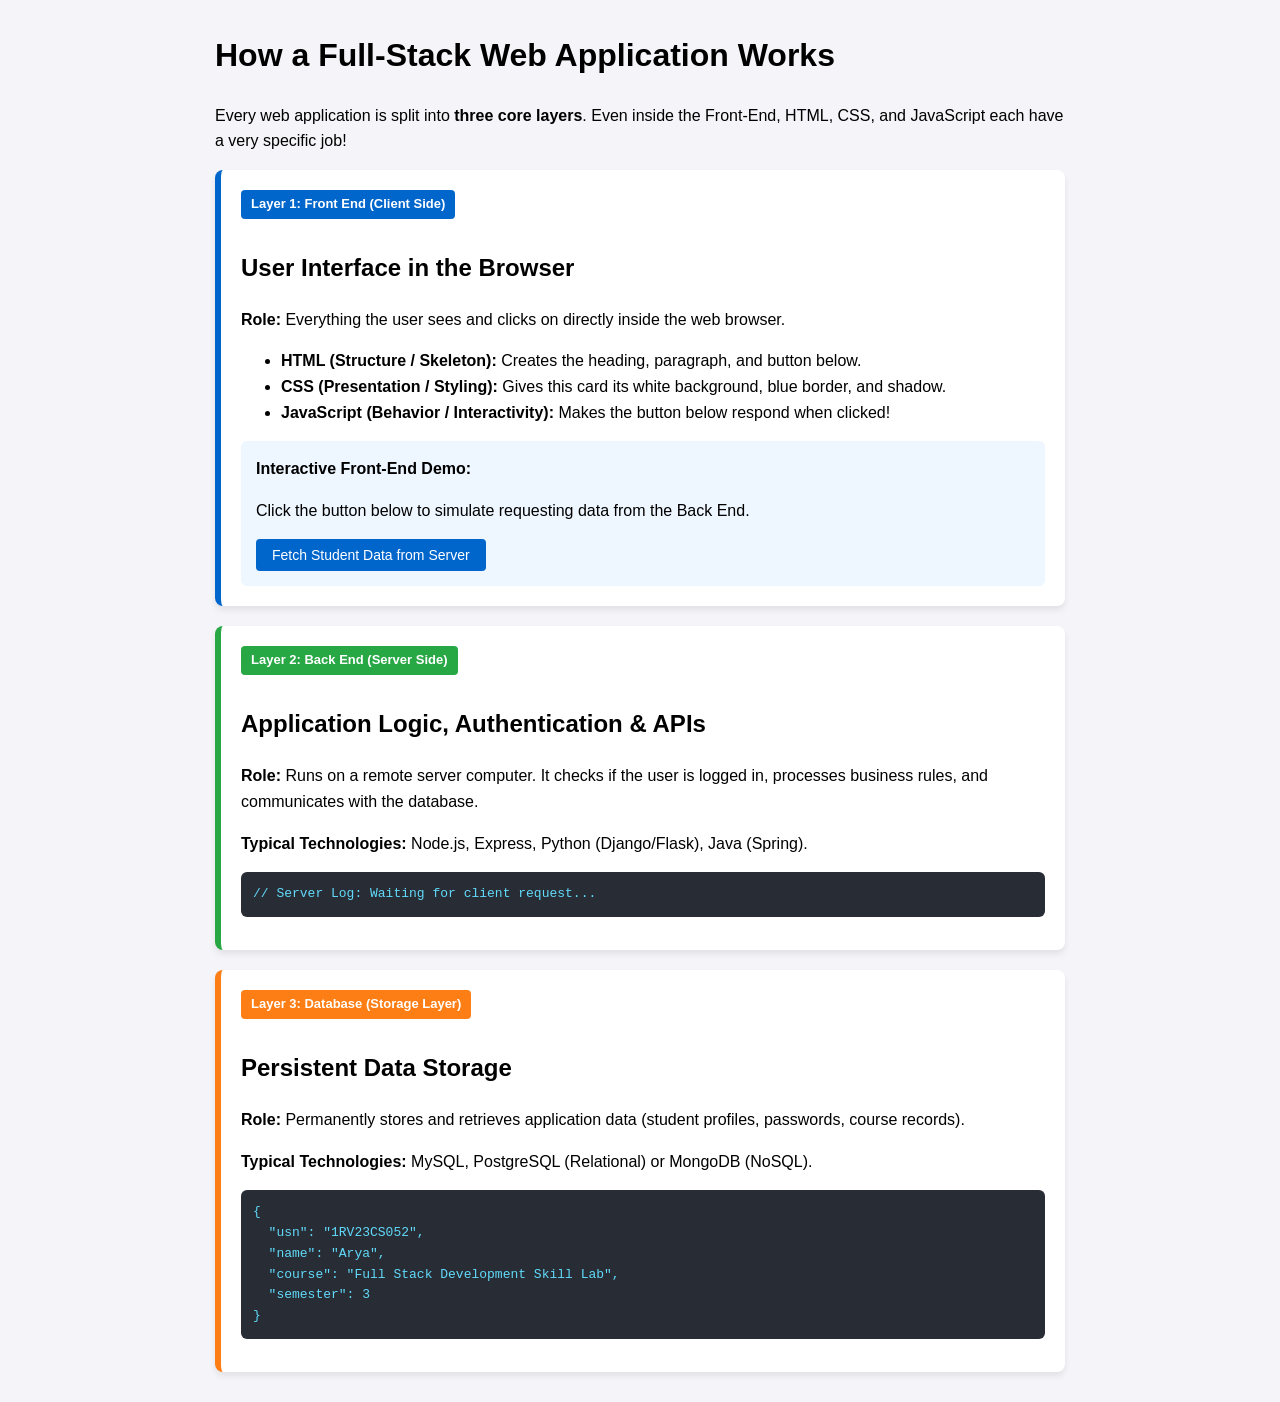
<file: Codes/WebDevIntro/1.fullstack_layers.html>
<!DOCTYPE html>
<html lang="en">
<head>
  <meta charset="UTF-8">
  <meta name="viewport" content="width=device-width, initial-scale=1.0">
  <title>Full-Stack Application Layers Demo</title>
  <style>
    body {
      font-family: Arial, sans-serif;
      background-color: #f4f4f9;
      margin: 30px;
      line-height: 1.6;
    }
    .container {
      max-width: 850px;
      margin: auto;
    }
    .layer-card {
      background: white;
      border-radius: 8px;
      padding: 20px;
      margin-bottom: 20px;
      box-shadow: 0 4px 6px rgba(0,0,0,0.08);
      border-left: 6px solid #0066cc;
    }
    .backend-card {
      border-left-color: #28a745;
    }
    .db-card {
      border-left-color: #fd7e14;
    }
    .badge {
      display: inline-block;
      padding: 4px 10px;
      border-radius: 4px;
      font-size: 13px;
      font-weight: bold;
      color: white;
      background-color: #0066cc;
      margin-bottom: 10px;
    }
    .demo-area {
      background: #eef6ff;
      padding: 15px;
      border-radius: 6px;
      margin-top: 10px;
    }
    button {
      padding: 8px 16px;
      background-color: #0066cc;
      color: white;
      border: none;
      border-radius: 4px;
      cursor: pointer;
      font-size: 14px;
    }
    button:hover {
      background-color: #004999;
    }
    pre {
      background: #282c34;
      color: #61dafb;
      padding: 12px;
      border-radius: 6px;
      overflow-x: auto;
    }
  </style>
</head>
<body>

  <div class="container">
    <h1>How a Full-Stack Web Application Works</h1>
    <p>Every web application is split into <strong>three core layers</strong>. Even inside the Front-End, HTML, CSS, and JavaScript each have a very specific job!</p>

    <!-- LAYER 1: FRONT END -->
    <div class="layer-card">
      <span class="badge">Layer 1: Front End (Client Side)</span>
      <h2>User Interface in the Browser</h2>
      <p><strong>Role:</strong> Everything the user sees and clicks on directly inside the web browser.</p>
      <ul>
        <li><strong>HTML (Structure / Skeleton):</strong> Creates the heading, paragraph, and button below.</li>
        <li><strong>CSS (Presentation / Styling):</strong> Gives this card its white background, blue border, and shadow.</li>
        <li><strong>JavaScript (Behavior / Interactivity):</strong> Makes the button below respond when clicked!</li>
      </ul>

      <div class="demo-area">
        <strong>Interactive Front-End Demo:</strong>
        <p id="statusText">Click the button below to simulate requesting data from the Back End.</p>
        <button onclick="simulateRequest()">Fetch Student Data from Server</button>
      </div>
    </div>

    <!-- LAYER 2: BACK END -->
    <div class="layer-card backend-card">
      <span class="badge" style="background-color: #28a745;">Layer 2: Back End (Server Side)</span>
      <h2>Application Logic, Authentication &amp; APIs</h2>
      <p><strong>Role:</strong> Runs on a remote server computer. It checks if the user is logged in, processes business rules, and communicates with the database.</p>
      <p><strong>Typical Technologies:</strong> Node.js, Express, Python (Django/Flask), Java (Spring).</p>
      <pre><code id="serverLog">// Server Log: Waiting for client request...</code></pre>
    </div>

    <!-- LAYER 3: DATABASE -->
    <div class="layer-card db-card">
      <span class="badge" style="background-color: #fd7e14;">Layer 3: Database (Storage Layer)</span>
      <h2>Persistent Data Storage</h2>
      <p><strong>Role:</strong> Permanently stores and retrieves application data (student profiles, passwords, course records).</p>
      <p><strong>Typical Technologies:</strong> MySQL, PostgreSQL (Relational) or MongoDB (NoSQL).</p>
      <pre><code id="dbRecord">{
  "usn": "1RV23CS052",
  "name": "Arya",
  "course": "Full Stack Development Skill Lab",
  "semester": 3
}</code></pre>
    </div>
  </div>

  <script>
    function simulateRequest() {
      const status = document.getElementById('statusText');
      const serverLog = document.getElementById('serverLog');
      status.innerHTML = "⏳ <strong>Step 1:</strong> Browser sent HTTP GET request to Server...";
      serverLog.textContent = "GET /api/student/052 -> Processing request & querying Database...";

      setTimeout(() => {
        serverLog.textContent = "200 OK -> Database returned record. Sending JSON response back to Browser!";
        status.innerHTML = "✅ <strong>Step 2 (Rendered):</strong> Welcome <strong>Arya (1RV23CS052)</strong> - Enrolled in <em>Full Stack Development Skill Lab</em>!";
      }, 900);
    }
  </script>

</body>
</html>
</file>
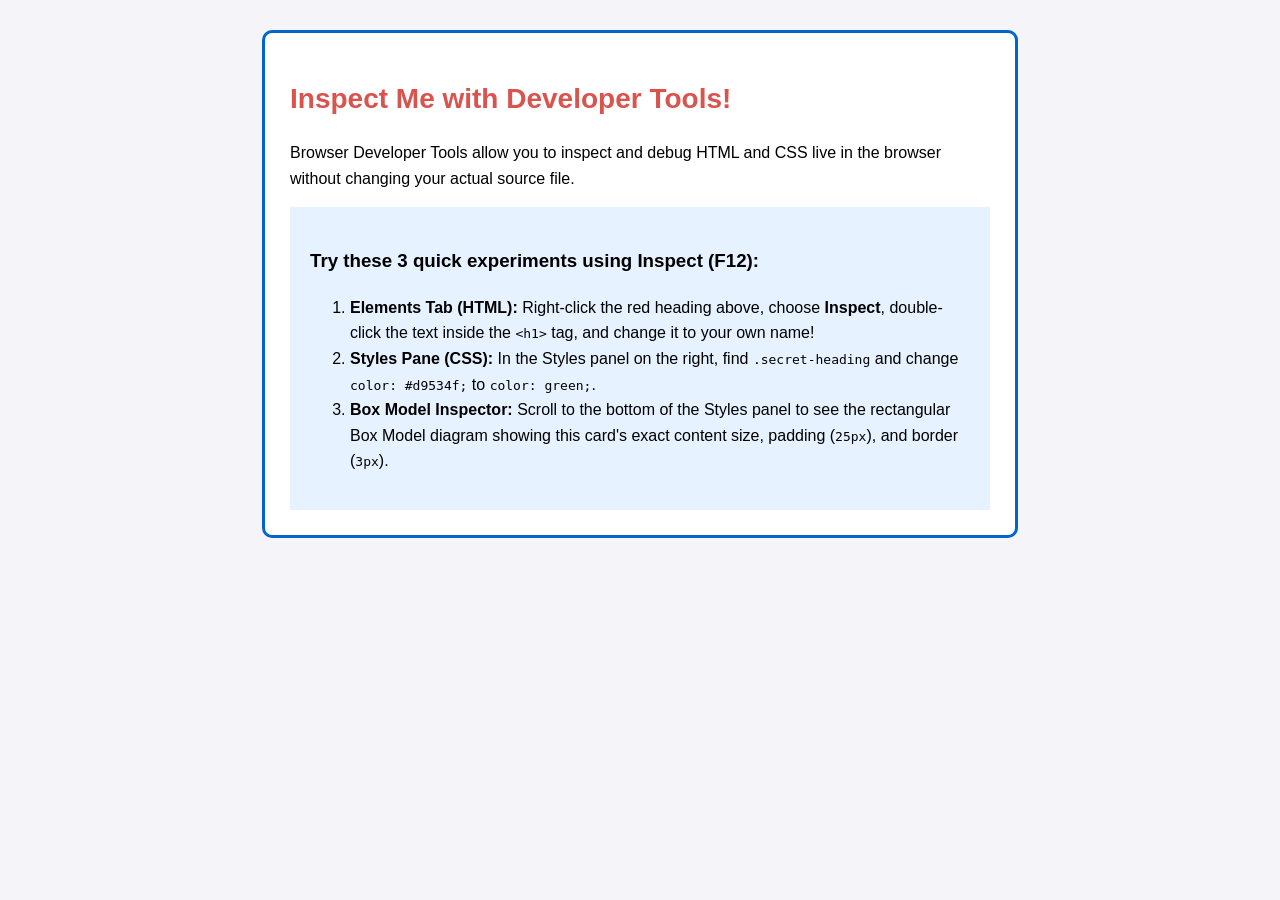
<file: Codes/WebDevIntro/3.devtools_inspector_demo.html>
<!DOCTYPE html>
<html lang="en">
<head>
  <meta charset="UTF-8">
  <meta name="viewport" content="width=device-width, initial-scale=1.0">
  <title>Browser Developer Tools Playground</title>
  <style>
    body {
      font-family: Arial, sans-serif;
      background-color: #f4f4f9;
      margin: 30px;
      line-height: 1.6;
    }
    .playground-card {
      max-width: 700px;
      margin: auto;
      background-color: white;
      border: 3px solid #0066cc;
      border-radius: 10px;
      padding: 25px;
    }
    .secret-heading {
      color: #d9534f;
      font-size: 28px;
    }
    .editable-box {
      background-color: #e6f2ff;
      padding: 20px;
      border- dashed 2px #0066cc;
      margin-top: 15px;
    }
  </style>
</head>
<body>

  <div class="playground-card">
    <h1 class="secret-heading">Inspect Me with Developer Tools!</h1>
    <p>Browser Developer Tools allow you to inspect and debug HTML and CSS live in the browser without changing your actual source file.</p>

    <div class="editable-box">
      <h3>Try these 3 quick experiments using Inspect (F12):</h3>
      <ol>
        <li><strong>Elements Tab (HTML):</strong> Right-click the red heading above, choose <strong>Inspect</strong>, double-click the text inside the <code>&lt;h1&gt;</code> tag, and change it to your own name!</li>
        <li><strong>Styles Pane (CSS):</strong> In the Styles panel on the right, find <code>.secret-heading</code> and change <code>color: #d9534f;</code> to <code>color: green;</code>.</li>
        <li><strong>Box Model Inspector:</strong> Scroll to the bottom of the Styles panel to see the rectangular Box Model diagram showing this card's exact content size, padding (<code>25px</code>), and border (<code>3px</code>).</li>
      </ol>
    </div>
  </div>

</body>
</html>
</file>
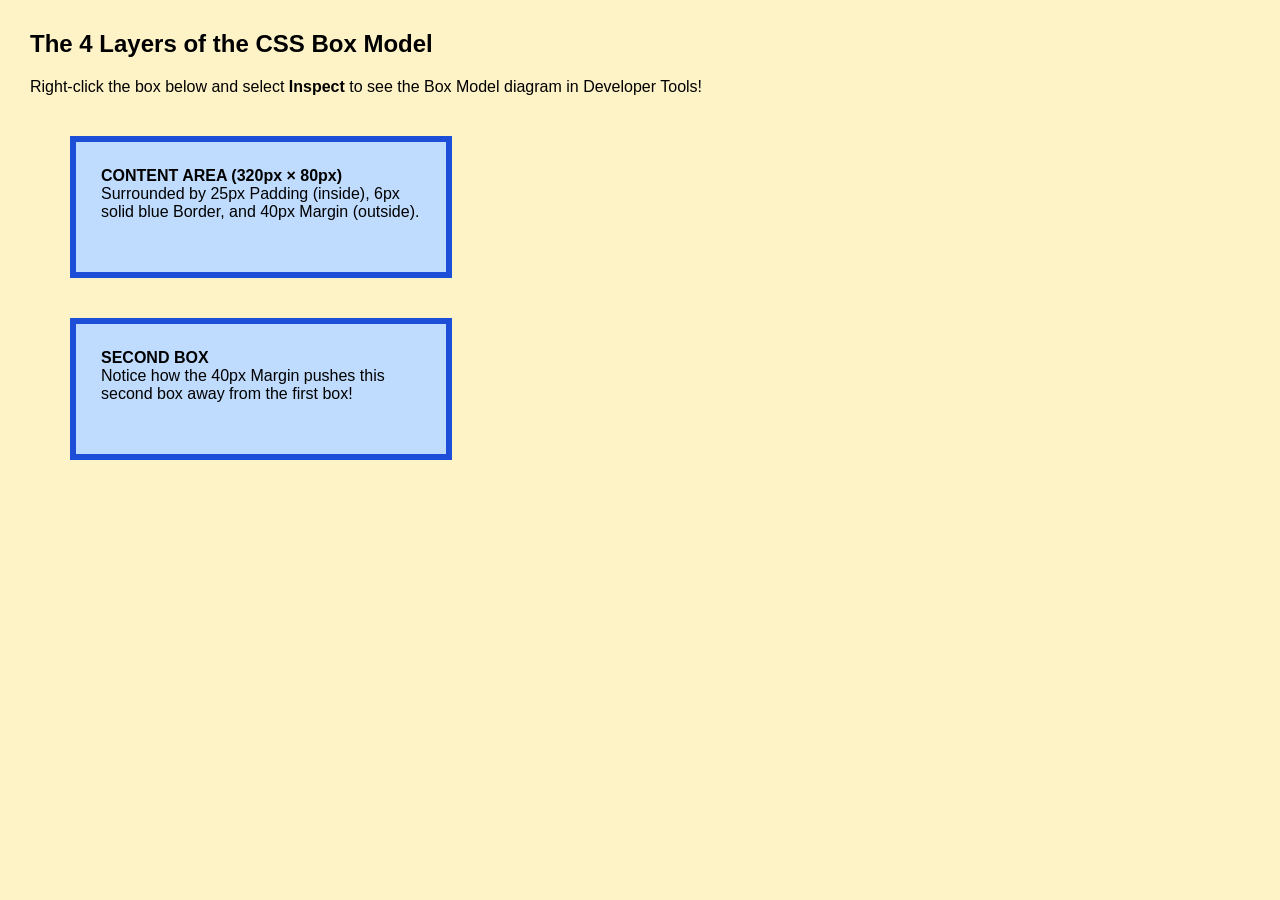
<file: CSS/Box_Model/1.box_model_layers.html>
<!-- 1. CSS Box Model: Every element is a rectangular box with Content, Padding, Border, and Margin -->
<!DOCTYPE html>
<html lang="en">
<head>
  <meta charset="UTF-8">
  <title>1. CSS Box Model Layers</title>
  <style>
    body {
      font-family: Arial, sans-serif;
      background-color: #fef3c7; /* Light yellow page background so you can see the Margin space! */
      margin: 30px;
    }
    .box-demo {
      /* 1. CONTENT size */
      width: 320px;
      height: 80px;
      background-color: #bfdbfe; /* Light blue shows Content + Padding area */

      /* 2. PADDING: Internal space between the text content and the border */
      padding: 25px;

      /* 3. BORDER: Visible boundary around the padding and content */
      border: 6px solid #1d4ed8;

      /* 4. MARGIN: External space outside the border (pushes other elements away) */
      margin: 40px;
    }
  </style>
</head>
<body>

  <h2>The 4 Layers of the CSS Box Model</h2>
  <p>Right-click the box below and select <strong>Inspect</strong> to see the Box Model diagram in Developer Tools!</p>

  <div class="box-demo">
    <strong>CONTENT AREA (320px &times; 80px)</strong><br>
    Surrounded by 25px Padding (inside), 6px solid blue Border, and 40px Margin (outside).
  </div>

  <div class="box-demo">
    <strong>SECOND BOX</strong><br>
    Notice how the 40px Margin pushes this second box away from the first box!
  </div>

</body>
</html>
</file>
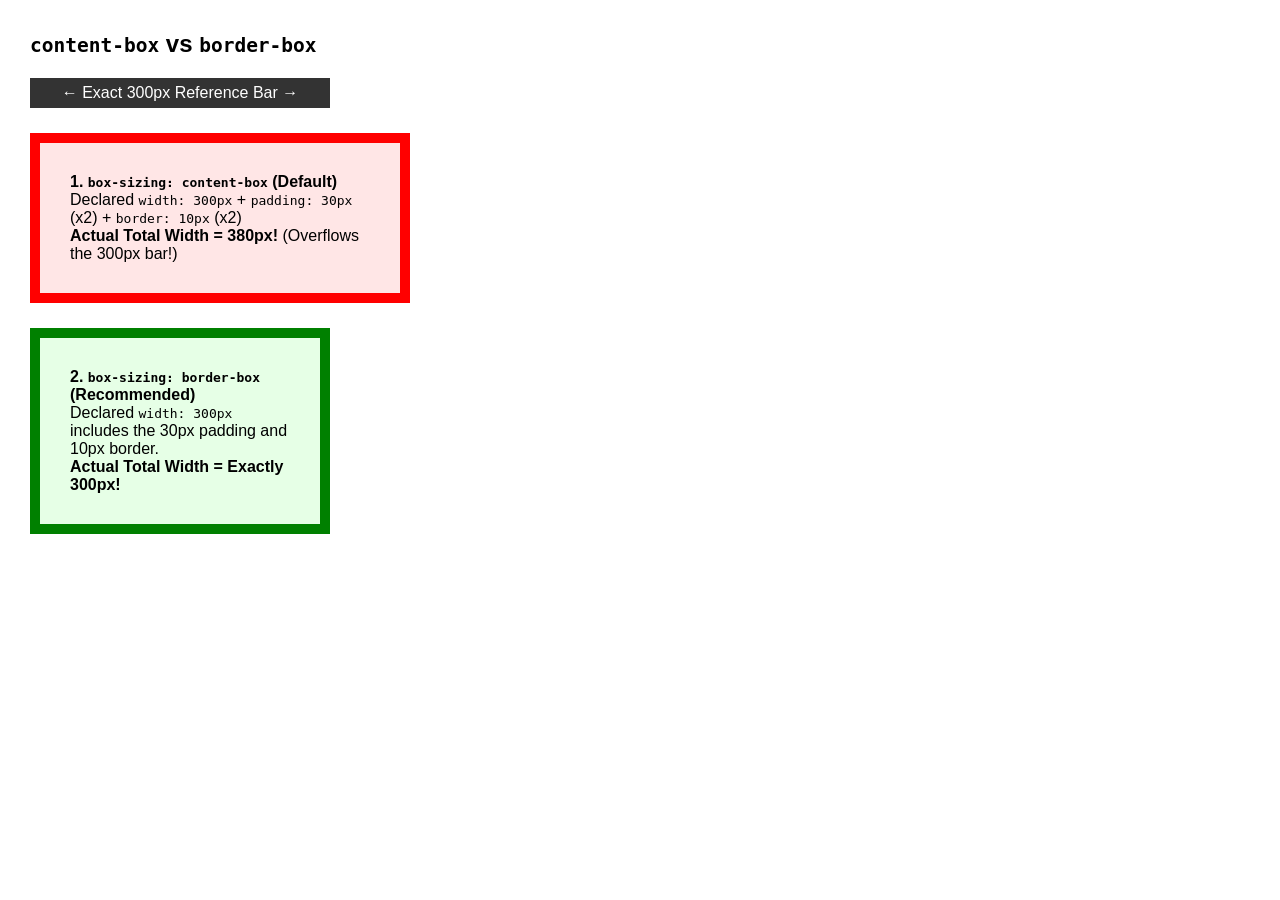
<file: CSS/Box_Model/2.box_sizing_comparison.html>
<!-- 2. Box Sizing: content-box (default) vs border-box -->
<!DOCTYPE html>
<html lang="en">
<head>
  <meta charset="UTF-8">
  <title>2. Box Sizing: content-box vs border-box</title>
  <style>
    body {
      font-family: Arial, sans-serif;
      margin: 30px;
    }
    /* Default CSS behavior: padding and border are ADDED to the declared width */
    .content-box-demo {
      box-sizing: content-box;
      width: 300px;
      padding: 30px;
      border: 10px solid red;
      background-color: #ffe6e6;
      margin-bottom: 25px;
    }

    /* Modern best practice: declared width INCLUDES content, padding, and border */
    .border-box-demo {
      box-sizing: border-box;
      width: 300px;
      padding: 30px;
      border: 10px solid green;
      background-color: #e6ffe6;
    }

    /* Exact reference ruler of 300px */
    .ruler-300px {
      width: 300px;
      height: 30px;
      background-color: #333;
      color: white;
      text-align: center;
      line-height: 30px;
      margin-bottom: 25px;
    }
  </style>
</head>
<body>

  <h2><code>content-box</code> vs <code>border-box</code></h2>

  <div class="ruler-300px">&larr; Exact 300px Reference Bar &rarr;</div>

  <div class="content-box-demo">
    <strong>1. <code>box-sizing: content-box</code> (Default)</strong><br>
    Declared <code>width: 300px</code> + <code>padding: 30px</code> (x2) + <code>border: 10px</code> (x2)<br>
    <strong>Actual Total Width = 380px!</strong> (Overflows the 300px bar!)
  </div>

  <div class="border-box-demo">
    <strong>2. <code>box-sizing: border-box</code> (Recommended)</strong><br>
    Declared <code>width: 300px</code> includes the 30px padding and 10px border.<br>
    <strong>Actual Total Width = Exactly 300px!</strong>
  </div>

</body>
</html>
</file>
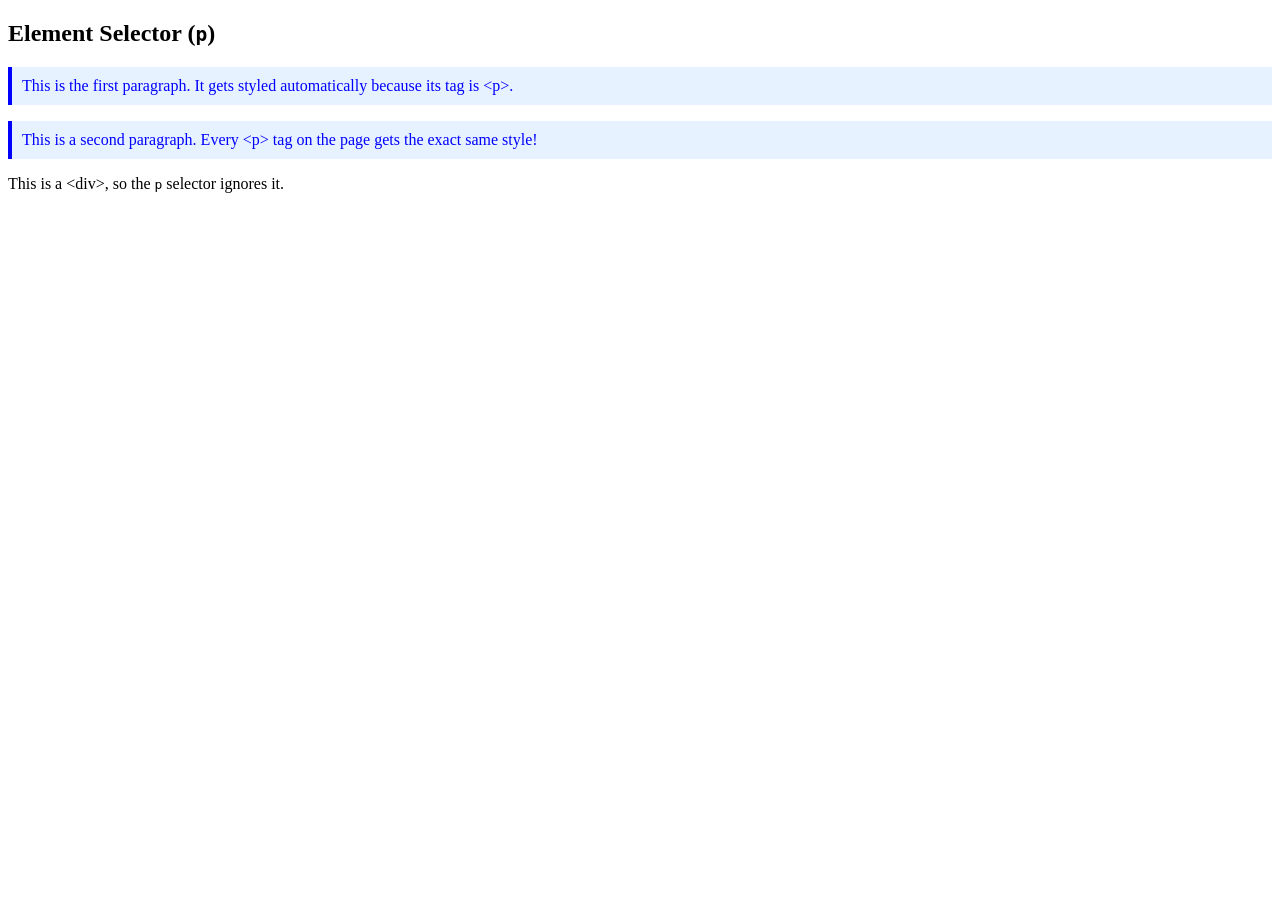
<file: CSS/Essential_Selectors/1.element_selector.html>
<!-- 1. Element Selector: Targets ALL <p> elements on the page by their tag name -->
<!DOCTYPE html>
<html lang="en">
<head>
  <meta charset="UTF-8">
  <title>1. Element Selector</title>
  <style>
    /* Element Selector: just write the tag name */
    p {
      color: blue;
      background-color: #e6f2ff;
      padding: 10px;
      border-left: 4px solid blue;
    }
  </style>
</head>
<body>

  <h2>Element Selector (<code>p</code>)</h2>
  <p>This is the first paragraph. It gets styled automatically because its tag is &lt;p&gt;.</p>
  <p>This is a second paragraph. Every &lt;p&gt; tag on the page gets the exact same style!</p>
  <div>This is a &lt;div&gt;, so the <code>p</code> selector ignores it.</div>

</body>
</html>
</file>
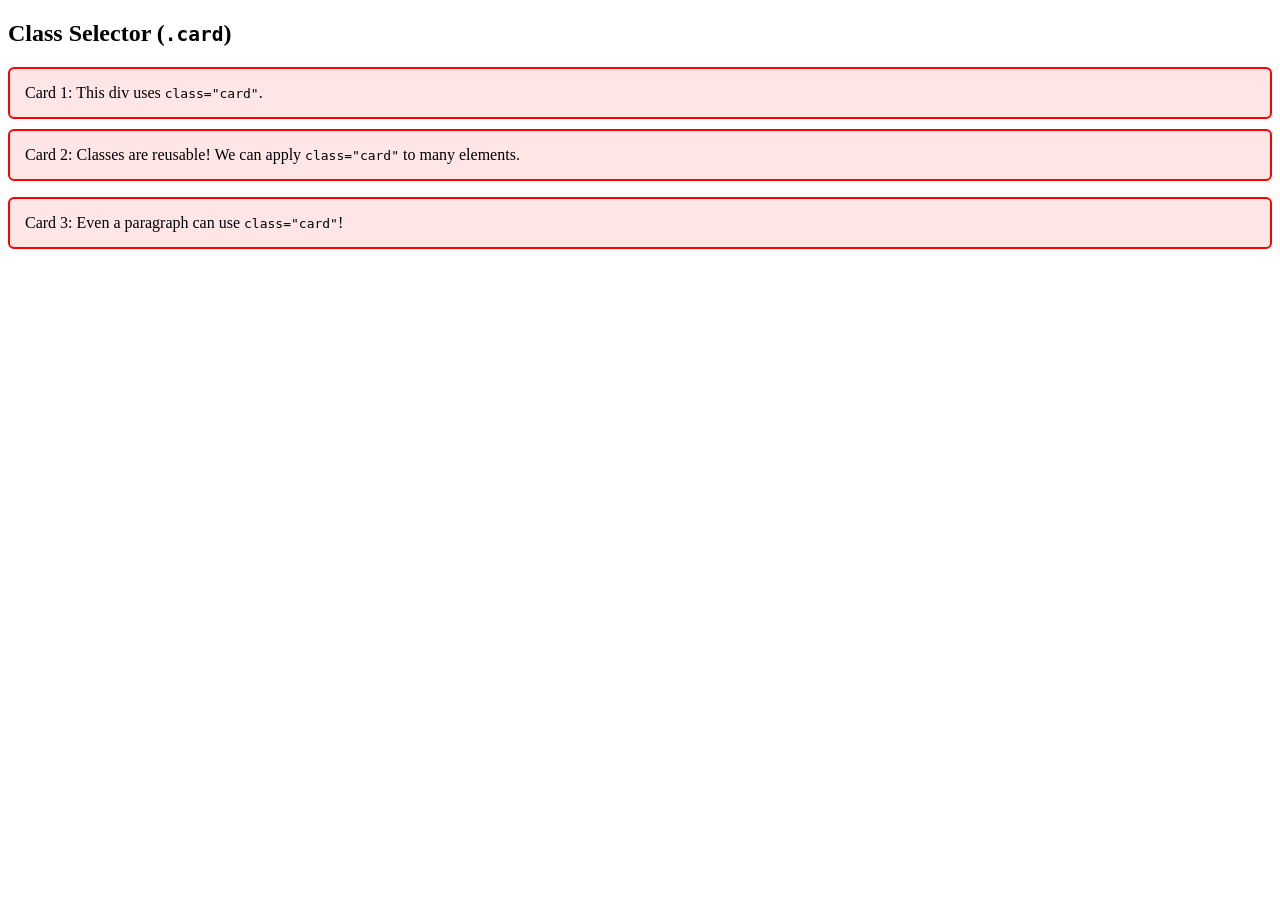
<file: CSS/Essential_Selectors/2.class_selector.html>
<!-- 2. Class Selector: Targets any element with class="card" (starts with a dot .) -->
<!DOCTYPE html>
<html lang="en">
<head>
  <meta charset="UTF-8">
  <title>2. Class Selector</title>
  <style>
    /* Class Selector: starts with a dot (.) and can be reused on multiple elements */
    .card {
      background-color: #ffe6e6;
      border: 2px solid red;
      padding: 15px;
      margin-bottom: 10px;
      border-radius: 6px;
    }
  </style>
</head>
<body>

  <h2>Class Selector (<code>.card</code>)</h2>
  <div class="card">Card 1: This div uses <code>class="card"</code>.</div>
  <div class="card">Card 2: Classes are reusable! We can apply <code>class="card"</code> to many elements.</div>
  <p class="card">Card 3: Even a paragraph can use <code>class="card"</code>!</p>

</body>
</html>
</file>
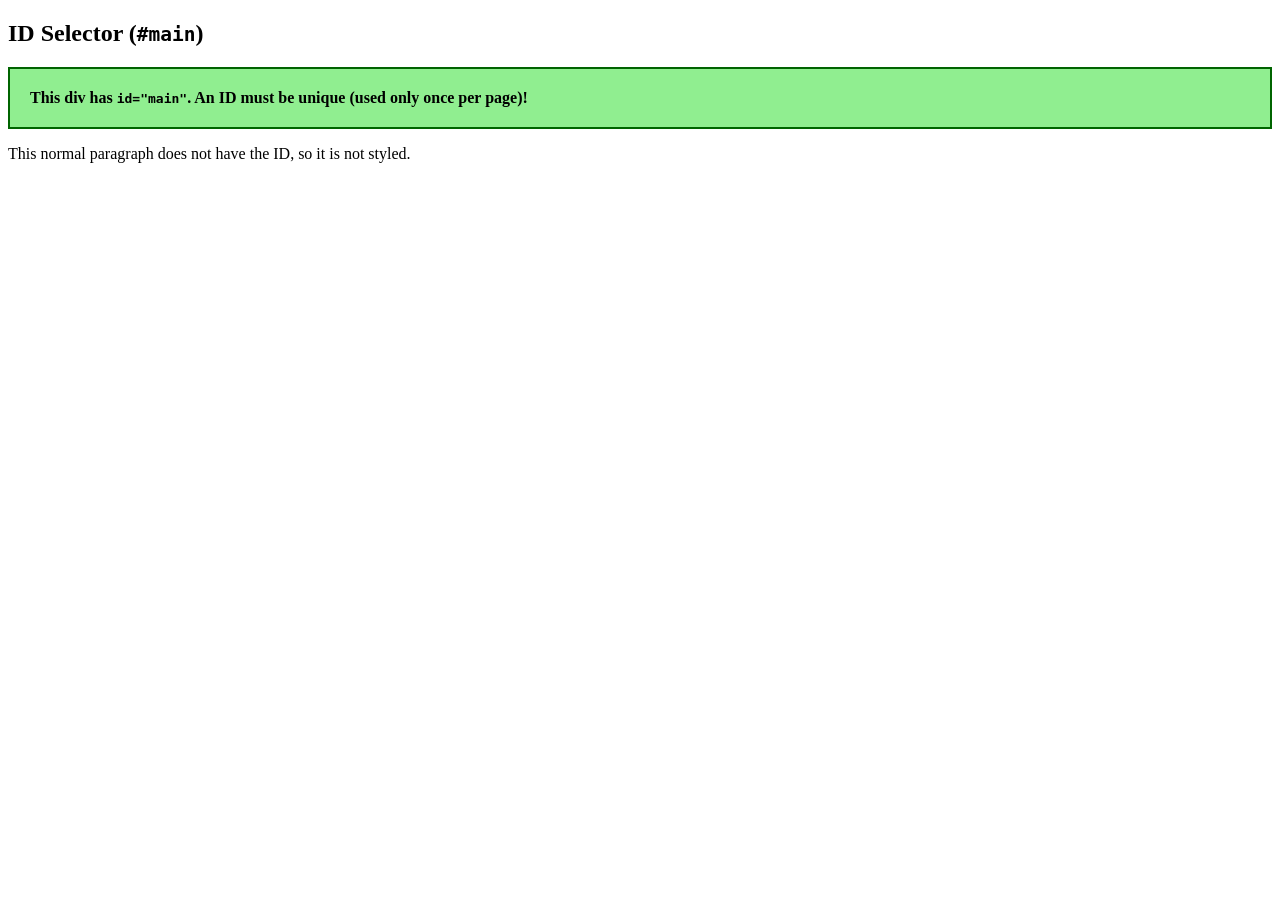
<file: CSS/Essential_Selectors/3.id_selector.html>
<!-- 3. ID Selector: Targets a single unique element with id="main" (starts with a hash #) -->
<!DOCTYPE html>
<html lang="en">
<head>
  <meta charset="UTF-8">
  <title>3. ID Selector</title>
  <style>
    /* ID Selector: starts with a hash (#). Used for a unique element on the page */
    #main {
      background-color: lightgreen;
      border: 2px solid darkgreen;
      padding: 20px;
      font-weight: bold;
    }
  </style>
</head>
<body>

  <h2>ID Selector (<code>#main</code>)</h2>
  <div id="main">This div has <code>id="main"</code>. An ID must be unique (used only once per page)!</div>
  <p>This normal paragraph does not have the ID, so it is not styled.</p>

</body>
</html>
</file>
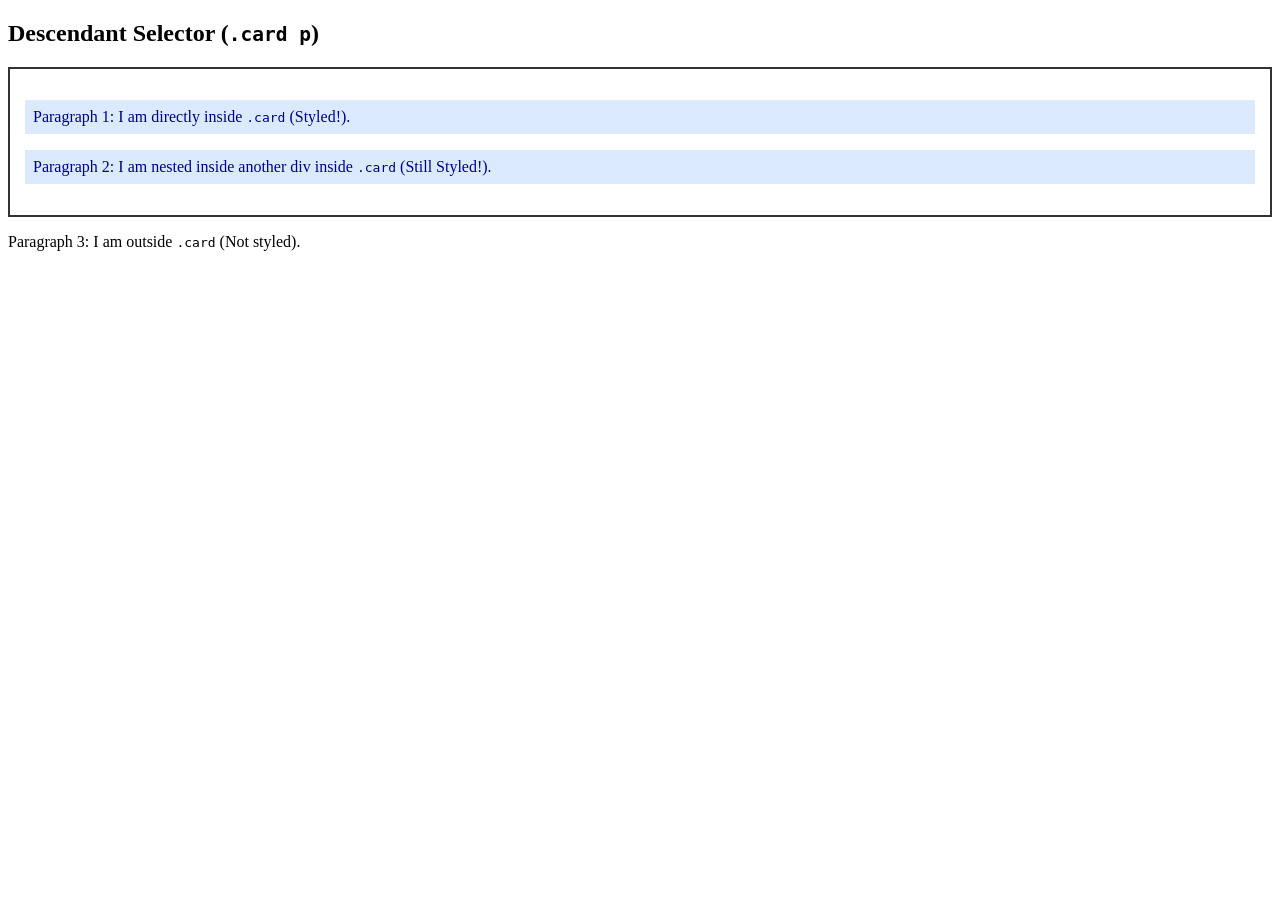
<file: CSS/Essential_Selectors/4.descendant_selector.html>
<!-- 4. Descendant Selector: Targets <p> anywhere inside .card (uses a space) -->
<!DOCTYPE html>
<html lang="en">
<head>
  <meta charset="UTF-8">
  <title>4. Descendant Selector</title>
  <style>
    .card {
      border: 2px solid #333;
      padding: 15px;
    }
    /* Descendant Selector (.card p): styles ANY <p> inside .card, no matter how deeply nested */
    .card p {
      color: darkblue;
      background-color: #dbeafe;
      padding: 8px;
    }
  </style>
</head>
<body>

  <h2>Descendant Selector (<code>.card p</code>)</h2>

  <div class="card">
    <p>Paragraph 1: I am directly inside <code>.card</code> (Styled!).</p>
    <div>
      <p>Paragraph 2: I am nested inside another div inside <code>.card</code> (Still Styled!).</p>
    </div>
  </div>

  <p>Paragraph 3: I am outside <code>.card</code> (Not styled).</p>

</body>
</html>
</file>
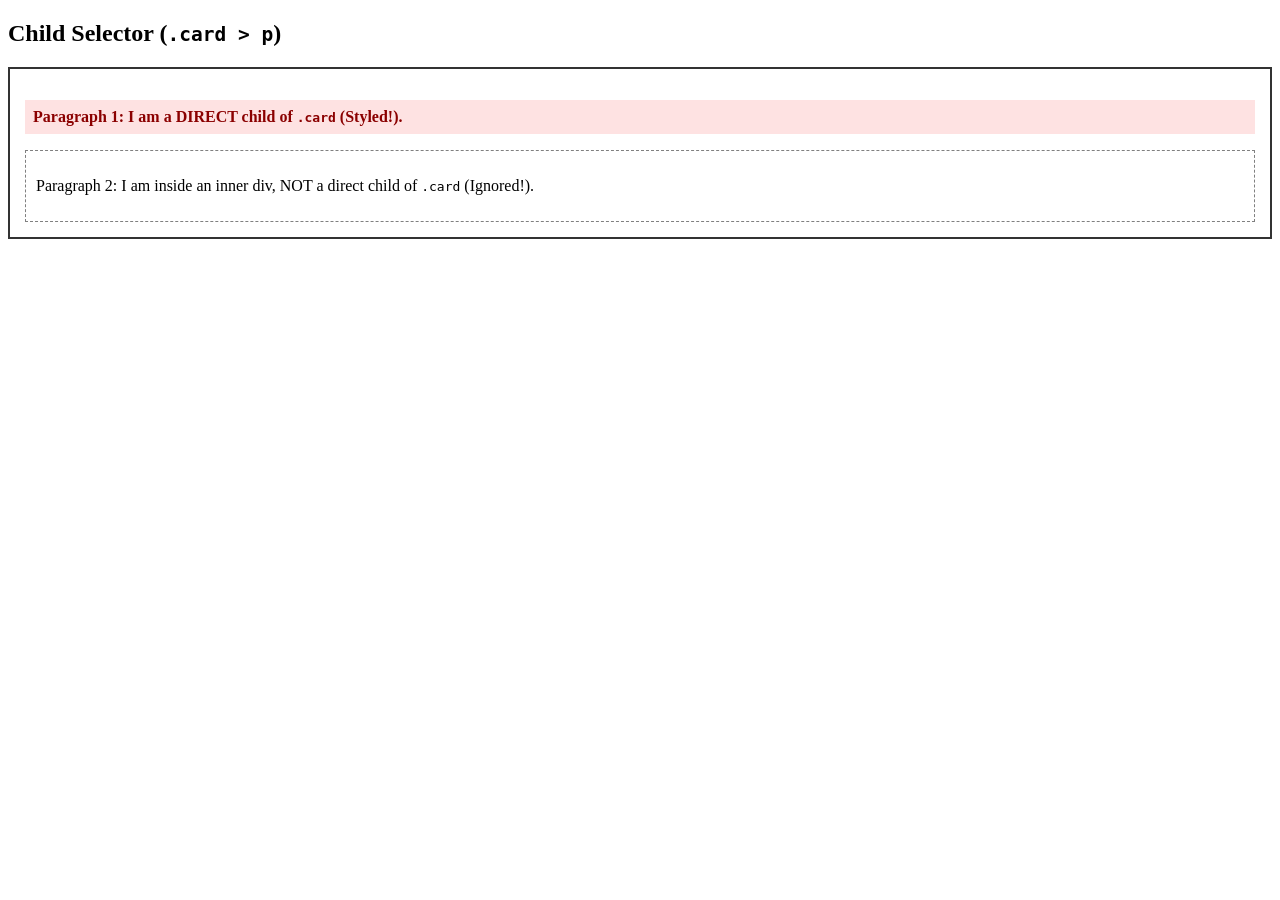
<file: CSS/Essential_Selectors/5.child_selector.html>
<!-- 5. Child Selector: Targets ONLY direct <p> children of .card (uses > symbol) -->
<!DOCTYPE html>
<html lang="en">
<head>
  <meta charset="UTF-8">
  <title>5. Child Selector</title>
  <style>
    .card {
      border: 2px solid #333;
      padding: 15px;
    }
    /* Child Selector (.card > p): styles ONLY <p> tags that are direct children of .card */
    .card > p {
      color: darkred;
      background-color: #fee2e2;
      padding: 8px;
      font-weight: bold;
    }
  </style>
</head>
<body>

  <h2>Child Selector (<code>.card &gt; p</code>)</h2>

  <div class="card">
    <p>Paragraph 1: I am a DIRECT child of <code>.card</code> (Styled!).</p>
    <div style="border: 1px dashed gray; padding: 10px;">
      <p>Paragraph 2: I am inside an inner div, NOT a direct child of <code>.card</code> (Ignored!).</p>
    </div>
  </div>

</body>
</html>
</file>
